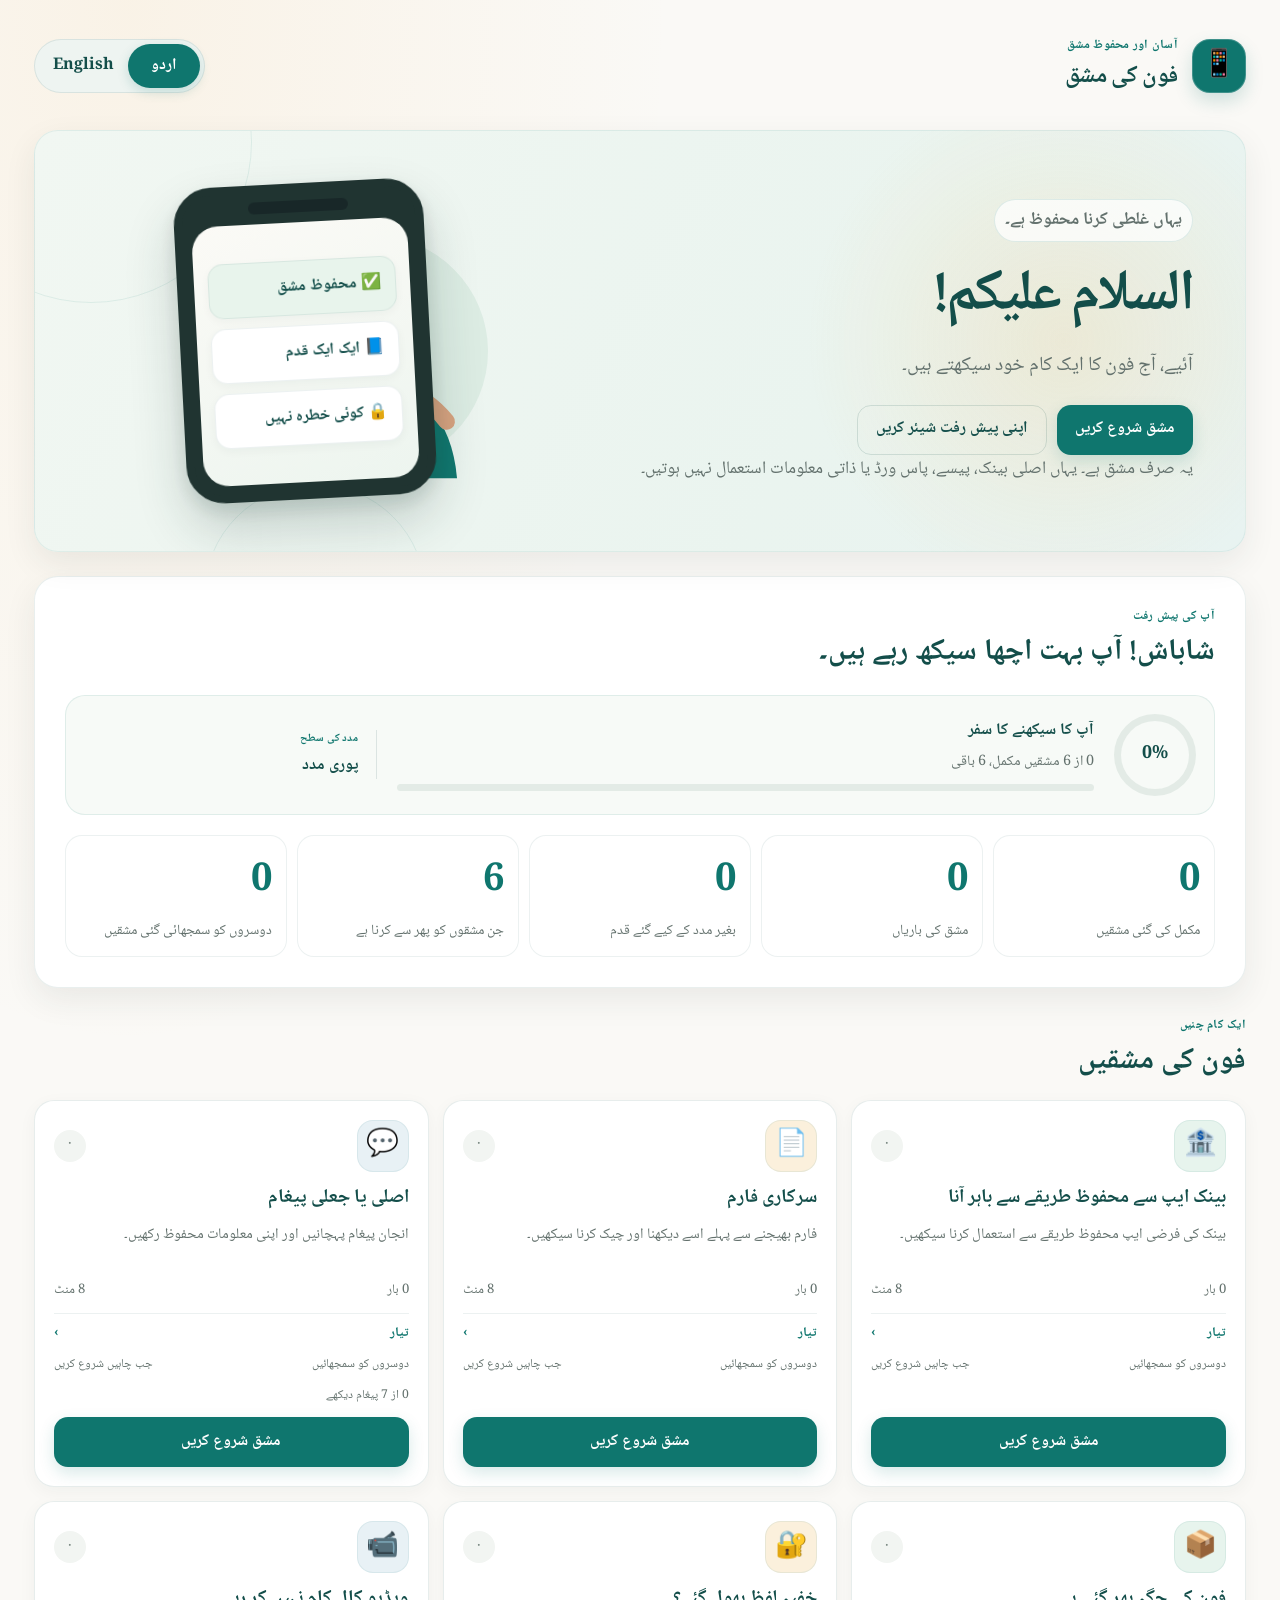
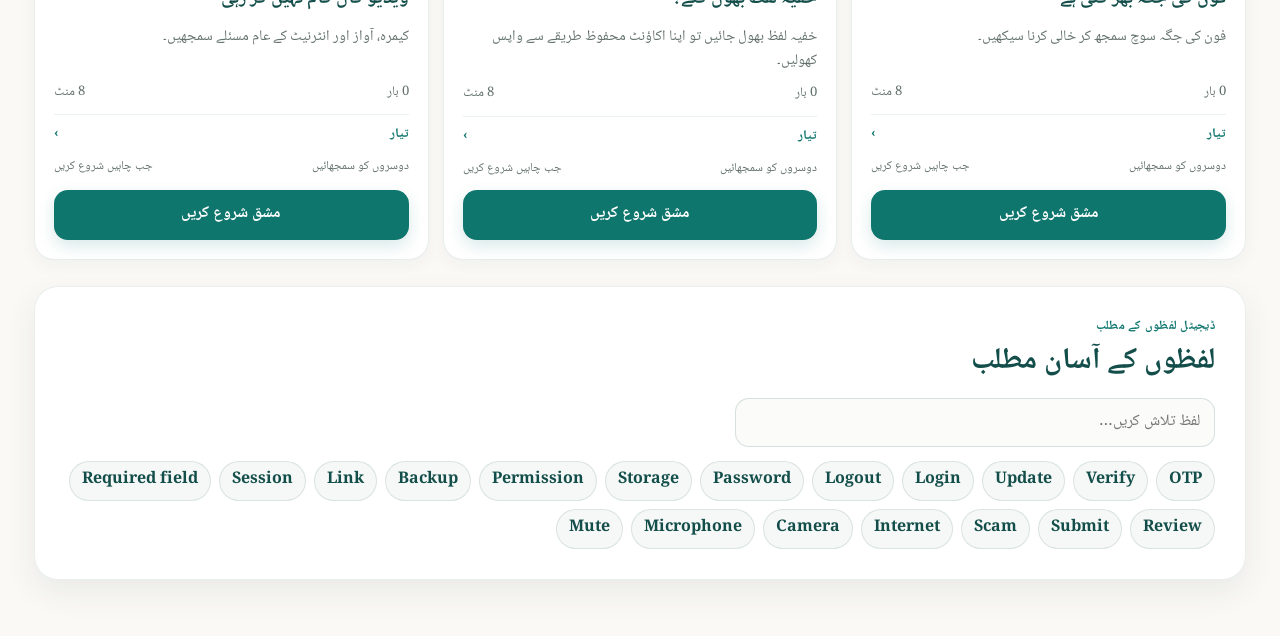
<file: index.html>
<!DOCTYPE html>
<html lang="ur" dir="rtl">
  <head>
    <meta charset="UTF-8" />
    <meta name="viewport" content="width=device-width, initial-scale=1.0" />
    <meta name="description" content="فون پر محفوظ طریقے سے نئی باتیں سیکھیں۔" />
    <title>فون کی مشق</title>
    <link rel="preconnect" href="https://fonts.googleapis.com" />
    <link rel="preconnect" href="https://fonts.gstatic.com" crossorigin />
    <link href="https://fonts.googleapis.com/css2?family=Noto+Naskh+Arabic:wght@400;500;600;700;800&family=Inter:wght@400;500;600;700;800&display=swap" rel="stylesheet" />
    <link rel="stylesheet" href="./css/style.css" />
  </head>
  <body>
    <div class="page-shell">
      <header class="topbar">
        <div class="brand" aria-label="فون کی مشق">
          <span class="brand-mark" aria-hidden="true">📱</span>
          <div>
            <div class="eyebrow" data-i18n="brandTag">Easy and safe practice</div>
            <strong class="brand-name" data-i18n="appName">فون کی مشق</strong>
          </div>
        </div>

        <div class="header-actions">
          <div class="language-toggle" id="language-control" role="group" aria-label="زبان منتخب کریں">
            <button type="button" class="lang-btn is-active" data-lang="ur" aria-pressed="true">اردو</button>
            <button type="button" class="lang-btn" data-lang="en" aria-pressed="false">English</button>
          </div>
        </div>
      </header>

      <main class="app-main">
        <section id="dashboard-view" class="view-panel">
          <section class="hero card">
            <div class="hero-copy">
              <p class="tag" data-i18n="welcomeTag">یہاں غلطی کرنا محفوظ ہے۔</p>
              <h1 data-i18n="welcomeTitle">السلام علیکم!</h1>
              <p data-i18n="welcomeText">آئیے، آج فون کا ایک کام خود سیکھتے ہیں۔</p>
              <div class="hero-actions">
                <button type="button" class="btn btn-primary" id="start-random" data-i18n="startPractice">مشق شروع کریں</button>
                <button type="button" class="btn btn-secondary hidden" id="continue-practice" data-i18n="continuePractice">یہ مشق جاری رکھیں</button>
                <button type="button" class="btn btn-ghost" id="share-progress" data-i18n="shareProgress">اپنی پیش رفت شیئر کریں</button>
              </div>
              <p class="privacy-notice" data-i18n="safeNotice">یہ صرف مشق ہے۔ یہاں اصلی بینک، پیسے، پاس ورڈ یا ذاتی معلومات استعمال نہیں ہوتیں۔</p>
            </div>
            <div class="hero-illustration" aria-hidden="true">
              <svg class="learner-art" viewBox="0 0 300 260" focusable="false">
                <circle cx="158" cy="137" r="112" fill="#dcece3" />
                <path d="M75 260c5-58 35-91 82-91s78 33 83 91" fill="#0f766e" />
                <path d="M120 144h73v28h-73z" fill="#d7a27f" />
                <ellipse cx="157" cy="94" rx="39" ry="47" fill="#ddb08f" />
                <path d="M118 91c0-34 20-54 44-54 27 0 43 20 42 54-9-13-19-20-31-23-15 12-32 18-55 19z" fill="#203431" />
                <path d="M99 201c15-17 31-25 46-25m42 0c18 4 31 14 43 29" fill="none" stroke="#d7a27f" stroke-linecap="round" stroke-width="16" />
                <rect x="176" y="146" width="31" height="52" rx="7" fill="#203431" />
                <rect x="180" y="151" width="23" height="40" rx="4" fill="#f8faf6" />
                <circle cx="191.5" cy="194" r="1.5" fill="#dcece3" />
                <path d="M126 81c-6 28-2 53 15 68" fill="none" stroke="#d7a27f" stroke-linecap="round" stroke-width="8" />
              </svg>
              <div class="phone-frame">
                <div class="phone-notch"></div>
                <div class="phone-screen">
                  <div class="mini-card success" data-i18n="miniSafe">✅ محفوظ مشق</div>
                  <div class="mini-card" data-i18n="miniSteps">📘 ایک ایک قدم</div>
                  <div class="mini-card" data-i18n="miniRisk">🔒 کوئی خطرہ نہیں</div>
                </div>
              </div>
            </div>
          </section>

          <section class="progress-panel card" id="progress-panel" aria-label="آپ کی پیش رفت">
            <div class="section-header">
              <div>
                <p class="eyebrow" data-i18n="progressHeading">آپ کی پیش رفت</p>
                <h2 data-i18n="progressTitle">شاباش! آپ بہت اچھا سیکھ رہے ہیں۔</h2>
              </div>
            </div>
            <div class="progress-insight">
              <div class="progress-ring" id="learning-progress-ring" role="progressbar" aria-valuemin="0" aria-valuemax="100" aria-valuenow="0">
                <span id="learning-progress-percent">0%</span>
              </div>
              <div class="progress-insight-copy">
                <strong data-i18n="learningJourney">آپ کا سیکھنے کا سفر</strong>
                <p id="learning-progress-caption"></p>
                <div class="progress-track" aria-hidden="true">
                  <span id="learning-progress-fill"></span>
                </div>
              </div>
              <div class="progress-guidance">
                <span class="eyebrow" data-i18n="currentGuidance">مدد کی سطح</span>
                <strong id="dashboard-help-level"></strong>
              </div>
            </div>
            <div class="stats-grid">
              <div class="stat-box">
                <span class="stat-value" id="completed-scenarios">0</span>
                <span class="stat-label" data-i18n="completedScenarios">مکمل کی گئی مشقیں</span>
              </div>
              <div class="stat-box">
                <span class="stat-value" id="attempt-count">0</span>
                <span class="stat-label" data-i18n="practiceAttempts">مشق کی باریاں</span>
              </div>
              <div class="stat-box">
                <span class="stat-value" id="independent-steps">0</span>
                <span class="stat-label" data-i18n="independentSteps">بغیر مدد کے کیے گئے قدم</span>
              </div>
              <div class="stat-box">
                <span class="stat-value" id="need-practice">0</span>
                <span class="stat-label" data-i18n="needPractice">جن مشقوں کو پھر سے کرنا ہے</span>
              </div>
              <div class="stat-box">
                <span class="stat-value" id="completed-teach-backs">0</span>
                <span class="stat-label" data-i18n="completedTeachBacks">دوسروں کو سمجھائی گئی مشقیں</span>
              </div>
            </div>
          </section>

          <section class="scenario-section">
            <div class="section-header section-header-inline">
              <div>
                <p class="eyebrow" data-i18n="chooseTask">ایک کام چنیں</p>
                <h2 data-i18n="learnScenarios">فون کی مشقیں</h2>
              </div>
            </div>
            <div id="scenario-grid" class="scenario-grid" aria-live="polite"></div>
          </section>

          <section class="card home-dictionary">
            <div class="section-header">
              <p class="eyebrow" data-i18n="dictionaryTitle">ڈیجیٹل لفظوں کے مطلب</p>
              <h2 data-i18n="dictionaryHomeTitle">لفظوں کے آسان مطلب</h2>
            </div>
            <label class="dictionary-search-wrap">
              <span class="visually-hidden" data-i18n="dictionarySearch">لفظ تلاش کریں</span>
              <input class="dictionary-search" type="search" data-i18n-placeholder="dictionarySearchPlaceholder" placeholder="لفظ تلاش کریں" autocomplete="off" />
            </label>
            <div id="home-dictionary-list" class="dictionary-list"></div>
          </section>
        </section>

        <section id="scenario-view" class="view-panel hidden" aria-live="polite">
          <div class="scenario-toolbar">
            <button type="button" class="btn btn-secondary" id="back-home" data-i18n="backHome">واپس گھر جائیں</button>
            <div id="scenario-header" class="scenario-headline"></div>
          </div>
          <div class="scenario-layout">
            <div id="practice-stage" class="practice-stage"></div>
            <aside class="side-panel">
              <div class="card helper-card">
                <div class="helper-header">
                  <span class="helper-icon" aria-hidden="true">🧭</span>
                  <h3 data-i18n="madadTitle">مدد آہستہ آہستہ کم کریں</h3>
                  <span id="help-level" class="help-level" aria-live="polite"></span>
                </div>
                <p id="helper-copy" class="helper-copy"></p>
                <div class="help-journey" role="list" aria-label="مدد کی سطح">
                  <span class="help-journey-step" role="listitem" data-help-level="3" data-i18n="helpFull">پوری مدد</span>
                  <span class="help-journey-step" role="listitem" data-help-level="2" data-i18n="helpHint">ہلکا اشارہ</span>
                  <span class="help-journey-step" role="listitem" data-help-level="1" data-i18n="helpRecall">یاد کر کے دیکھیں</span>
                  <span class="help-journey-step" role="listitem" data-help-level="0" data-i18n="helpIndependent">بغیر اشارے کے</span>
                </div>
                <div class="helper-actions" id="helper-actions">
                  <button type="button" class="btn btn-primary" id="ask-hint" data-i18n="hintBtn">اشارہ</button>
                  <button type="button" class="btn btn-secondary" id="reveal-answer" data-i18n="answerBtn">جواب دیکھیں</button>
                  <button type="button" class="btn btn-ghost" id="stuck-btn" data-i18n="stuckBtn">مجھے مدد چاہیے</button>
                </div>
              </div>

              <div class="card dictionary-card">
                <div class="helper-header">
                  <span class="helper-icon" aria-hidden="true">📖</span>
                  <h3 data-i18n="dictionaryTitle">ڈیجیٹل لفظوں کے مطلب</h3>
                </div>
                <label class="dictionary-search-wrap">
                  <span class="visually-hidden" data-i18n="dictionarySearch">لفظ تلاش کریں</span>
                  <input class="dictionary-search" type="search" data-i18n-placeholder="dictionarySearchPlaceholder" placeholder="لفظ تلاش کریں" autocomplete="off" />
                </label>
                <div id="dictionary-list" class="dictionary-list"></div>
              </div>
            </aside>
          </div>
        </section>

        <section id="completion-view" class="view-panel completion-view hidden" aria-live="polite">
          <div class="completion-card card">
            <p class="eyebrow" data-i18n="progressHeading">آپ کی پیش رفت</p>
            <h1 id="completion-title"></h1>
            <p id="completion-copy"></p>
            <div class="completion-actions">
              <button type="button" class="btn btn-primary" id="start-teach-back" data-i18n="teachBackStart">اب آپ بتائیں</button>
              <button type="button" class="btn btn-secondary" id="repeat-practice" data-i18n="repeatPractice">یہ مشق دوبارہ کریں</button>
              <button type="button" class="btn btn-secondary" id="repeat-teach-back" data-i18n="teachBackRepeat">دوبارہ سمجھائیں</button>
              <button type="button" class="btn btn-ghost" id="completion-share" data-i18n="shareProgress">اپنی پیش رفت شیئر کریں</button>
              <button type="button" class="btn btn-ghost" id="completion-home" data-i18n="backHome">واپس گھر جائیں</button>
            </div>
          </div>
        </section>
      </main>
    </div>

    <div id="dict-sheet" class="dict-sheet hidden" aria-live="polite" aria-modal="true" role="dialog" aria-labelledby="dict-title">
      <div class="dict-sheet-content card">
        <div class="sheet-header">
          <h3 id="dict-title">OTP</h3>
          <button type="button" class="icon-btn" id="close-dictionary" aria-label="مطلب بند کریں">✕</button>
        </div>
        <div class="language-toggle dictionary-language-toggle" id="dictionary-language-control" role="group" aria-label="زبان منتخب کریں">
          <button type="button" class="lang-btn is-active" data-lang="ur" aria-pressed="true">اردو</button>
          <button type="button" class="lang-btn" data-lang="en" aria-pressed="false">English</button>
        </div>
        <p id="dict-body"></p>
        <button type="button" class="btn btn-primary" id="speak-dictionary" data-i18n="speak">سنیں</button>
      </div>
    </div>

    <div id="consent-modal" class="modal hidden" aria-modal="true" role="dialog" aria-labelledby="modal-title">
      <div class="modal-card card">
        <h3 id="modal-title" data-i18n="shareConsentTitle">پیش رفت شیئر کریں؟</h3>
        <p id="consent-message" data-i18n="shareConsentText">کیا آپ اپنی مختصر پیش رفت واٹس ایپ پر شیئر کرنا چاہتے ہیں؟</p>
        <label for="share-preview" data-i18n="sharePreviewLabel">شیئر کرنے سے پہلے اپنا خلاصہ دیکھیں</label>
        <textarea id="share-preview" class="share-preview" rows="4" dir="auto"></textarea>
        <div class="modal-actions">
          <button type="button" class="btn btn-secondary" id="copy-share" data-i18n="copySummary">خلاصہ نقل کریں</button>
          <button type="button" class="btn btn-primary" id="confirm-share" data-i18n="shareConfirm">ہاں، شیئر کریں</button>
          <button type="button" class="btn btn-secondary" id="cancel-share" data-i18n="shareCancel">ابھی نہیں</button>
        </div>
      </div>
    </div>

    <div id="toast" class="toast hidden" aria-live="polite"></div>

    <script type="module" src="./js/app.js"></script>
  </body>
</html>
</file>
<file: css/style.css>
﻿:root {
  --cream: #faf9f6;
  --card: #ffffff;
  --green-900: #134e4a;
  --green-700: #0f766e;
  --green-500: #2e8b70;
  --lime: #e7f4ed;
  --teal: #e6f4f2;
  --warm: #fbf0dc;
  --text: #202d2b;
  --muted: #63716d;
  --line: rgba(19, 78, 74, 0.14);
  --shadow: 0 12px 32px rgba(32, 55, 51, 0.08);
  --danger: #dc5555;
  --amber: #f4b860;
}

* { box-sizing: border-box; }
html { scroll-behavior: smooth; }
body {
  margin: 0;
  min-height: 100vh;
  background: var(--cream);
  color: var(--text);
  font-family: 'Noto Naskh Arabic', 'Inter', Arial, sans-serif;
}

button, input, textarea, select { font: inherit; }
button { cursor: pointer; }
img { max-width: 100%; }
.page-shell {
  max-width: 1200px;
  margin: 0 auto;
  padding: 20px 16px 40px;
}
.topbar {
  display: flex;
  justify-content: space-between;
  align-items: center;
  gap: 12px;
  margin-bottom: 22px;
}
.brand {
  display: inline-flex;
  align-items: center;
  gap: 12px;
}
.brand-mark {
  display: grid;
  place-items: center;
  width: 52px;
  height: 52px;
  border-radius: 16px;
  background: linear-gradient(135deg, var(--green-700), var(--green-500));
  color: white;
  font-size: 1.7rem;
}
.brand-name {
  display: block;
  font-size: clamp(1.1rem, 2vw, 1.5rem);
  color: var(--green-900);
}
.eyebrow {
  margin: 0;
  color: var(--green-700);
  font-size: 0.82rem;
  font-weight: 700;
  letter-spacing: 0.04em;
  text-transform: uppercase;
}
.header-actions {
  display: flex;
  align-items: center;
  gap: 12px;
  flex-wrap: wrap;
}
.language-toggle {
  display: inline-flex;
  padding: 5px;
  border-radius: 999px;
  background: rgba(83, 169, 140, 0.12);
  border: 1px solid rgba(83, 169, 140, 0.25);
}
.lang-btn {
  border: 0;
  background: transparent;
  color: var(--green-900);
  border-radius: 999px;
  min-height: 48px;
  min-width: 72px;
  font-weight: 700;
  padding: 0 14px;
}
.lang-btn.is-active {
  background: linear-gradient(135deg, var(--green-700), var(--green-500));
  color: white;
  box-shadow: var(--shadow);
}
.btn {
  display: inline-flex;
  align-items: center;
  justify-content: center;
  min-height: 48px;
  border: 0;
  border-radius: 16px;
  padding: 0 18px;
  font-weight: 700;
  transition: transform 0.18s ease, box-shadow 0.18s ease;
}
.btn:hover,
.btn:focus-visible { transform: translateY(-1px); }
.btn-primary {
  background: linear-gradient(135deg, var(--green-700), var(--green-500));
  color: white;
  box-shadow: 0 10px 24px rgba(46, 110, 93, 0.18);
}
.btn-secondary {
  background: rgba(83, 169, 140, 0.12);
  color: var(--green-900);
  border: 1px solid rgba(46, 110, 93, 0.16);
}
.btn-ghost {
  background: white;
  color: var(--green-900);
  border: 1px solid var(--line);
}
.card {
  background: rgba(255,255,255,0.86);
  border: 1px solid rgba(31, 77, 66, 0.08);
  border-radius: 28px;
  box-shadow: var(--shadow);
}
.app-main { display: block; }
.view-panel.hidden,
.modal.hidden,
.dict-sheet.hidden,
.toast.hidden { display: none !important; }
.hidden { display: none !important; }
.hero {
  display: grid;
  grid-template-columns: 1.2fr 0.8fr;
  gap: 16px;
  padding: 28px;
  margin-bottom: 22px;
  background: #eaf5ef;
}
.hero-copy h1 {
  margin: 8px 0 12px;
  font-size: clamp(2.1rem, 4vw, 3.2rem);
  line-height: 1.15;
  color: var(--green-900);
}
.hero-copy p {
  margin: 0;
  color: var(--muted);
  font-size: 1.1rem;
}
.tag {
  display: inline-flex;
  align-items: center;
  gap: 8px;
  background: rgba(255,255,255,0.55);
  border: 1px solid rgba(31,77,66,0.08);
  padding: 9px 14px;
  border-radius: 999px;
  color: var(--green-900);
  font-size: 0.82rem;
  font-weight: 700;
}
.hero-actions {
  display: flex;
  gap: 12px;
  flex-wrap: wrap;
  margin-top: 20px;
}
.privacy-notice {
  margin: 14px 0 0;
  color: var(--green-900);
  font-size: 0.94rem;
  line-height: 1.65;
}
.dictionary-language-toggle {
  width: fit-content;
  margin: 0 auto 12px;
}
.hero-illustration {
  display: flex;
  align-items: center;
  justify-content: center;
}
.phone-frame {
  width: min(280px, 100%);
  border: 10px solid #1d2c2d;
  border-radius: 30px;
  background: #f7f4ee;
  box-shadow: 0 12px 35px rgba(24, 32, 29, 0.18);
  padding: 14px 10px 18px;
}
.phone-notch {
  width: 100px;
  height: 16px;
  background: #182728;
  border-radius: 999px;
  margin: 0 auto 16px;
}
.phone-screen {
  background: linear-gradient(180deg, #fffaf1, #eefafa);
  border-radius: 20px;
  padding: 18px 14px;
  display: grid;
  gap: 10px;
}
.mini-card {
  background: rgba(255,255,255,0.72);
  border: 1px solid rgba(31,77,66,0.08);
  border-radius: 14px;
  padding: 12px 14px;
  color: var(--green-900);
  font-weight: 700;
}
.mini-card.success {
  background: rgba(83,169,140,0.16);
}
.progress-panel {
  padding: 18px 20px 20px;
  margin-bottom: 20px;
}
.section-header {
  margin-bottom: 12px;
}
.section-header-inline {
  display: flex;
  justify-content: space-between;
  align-items: center;
}
.stats-grid {
  display: grid;
  grid-template-columns: repeat(5, minmax(0, 1fr));
  gap: 14px;
}
.stat-box {
  background: linear-gradient(180deg, #ffffff, #f5fbf8);
  border: 1px solid rgba(31,77,66,0.08);
  border-radius: 18px;
  padding: 18px 14px;
  display: flex;
  flex-direction: column;
  gap: 8px;
  min-height: 120px;
}
.stat-value {
  font-size: clamp(1.5rem, 3vw, 2.4rem);
  color: var(--green-900);
  font-weight: 800;
}
.stat-label {
  color: var(--muted);
  font-size: 0.96rem;
  line-height: 1.5;
}
.scenario-section { margin-top: 12px; }
.scenario-grid {
  display: grid;
  grid-template-columns: repeat(3, minmax(0, 1fr));
  gap: 18px;
}
.scenario-card {
  background: rgba(255,255,255,0.86);
  border: 1px solid rgba(31,77,66,0.08);
  border-radius: 24px;
  padding: 18px 18px 16px;
  display: flex;
  flex-direction: column;
  gap: 14px;
  box-shadow: var(--shadow);
  transition: border-color 0.18s ease, box-shadow 0.18s ease, transform 0.18s ease;
}
.scenario-card:hover {
  border-color: rgba(46, 110, 93, 0.28);
  box-shadow: 0 20px 42px rgba(31, 77, 66, 0.16);
  transform: translateY(-2px);
}
.scenario-card-header {
  display: flex;
  justify-content: space-between;
  align-items: center;
}
.scenario-icon {
  display: grid;
  place-items: center;
  width: 56px;
  height: 56px;
  border-radius: 18px;
  background: linear-gradient(135deg, rgba(83,169,140,0.15), rgba(215,243,245,0.8));
  font-size: 2rem;
}
.scenario-status {
  font-size: 1.2rem;
}
.scenario-card h3 {
  margin: 0;
  font-size: 1.35rem;
  color: var(--green-900);
}
.scenario-card p {
  margin: 0;
  color: var(--muted);
  line-height: 1.6;
}
.scenario-meta {
  display: flex;
  justify-content: space-between;
  align-items: center;
  font-size: 0.9rem;
  color: var(--green-900);
}
.scenario-card .btn { margin-top: auto; }
.scenario-toolbar {
  display: flex;
  justify-content: space-between;
  align-items: center;
  gap: 12px;
  margin-bottom: 18px;
  flex-wrap: wrap;
}
.scenario-headline {
  font-size: clamp(1.1rem, 2vw, 1.6rem);
  font-weight: 800;
  color: var(--green-900);
  display: inline-flex;
  align-items: center;
  gap: 10px;
}
.scenario-layout {
  display: grid;
  grid-template-columns: minmax(0, 1.2fr) minmax(280px, 0.8fr);
  gap: 18px;
}
.practice-stage { min-height: 520px; }
.device-shell {
  background: linear-gradient(180deg, #fffdfb, #ecf8f5);
  border: 1px solid rgba(31,77,66,0.09);
  border-radius: 30px;
  padding: 16px;
  box-shadow: var(--shadow);
}
.simulator-app {
  background: linear-gradient(180deg, #edf7f5, #f5f8f6);
  border: 1px solid rgba(31,77,66,0.08);
  border-radius: 22px;
  padding: 12px;
}
.simulator-banner {
  display: flex;
  justify-content: space-between;
  align-items: center;
  gap: 10px;
  padding: 12px 14px;
  background: rgba(255,255,255,0.74);
  border-radius: 14px;
  margin-bottom: 12px;
  color: var(--green-900);
}
.simulator-banner strong { font-size: 1rem; }
.screen-block {
  background: rgba(255,255,255,0.8);
  border: 1px solid rgba(31,77,66,0.08);
  border-radius: 18px;
  padding: 16px;
}
.screen-alert {
  display: inline-flex;
  align-items: center;
  background: rgba(239,173,78,0.14);
  color: #8a5a1f;
  border-radius: 999px;
  padding: 7px 12px;
  font-weight: 700;
  margin-bottom: 12px;
}
.screen-question {
  margin: 0 0 14px;
  font-size: 1.08rem;
  color: var(--text);
  line-height: 1.6;
}
.screen-target-row {
  display: flex;
  justify-content: space-between;
  align-items: center;
  gap: 8px;
  background: rgba(83,169,140,0.08);
  border-radius: 12px;
  padding: 12px 14px;
  margin-bottom: 12px;
}
.tag {
  display: inline-block;
  background: rgba(83,169,140,0.12);
  border-radius: 999px;
  padding: 6px 10px;
  font-size: 0.75rem;
  font-weight: 700;
  color: var(--green-900);
}
.choice-grid {
  display: grid;
  gap: 10px;
}
.choice-btn {
  width: 100%;
  min-height: 52px;
  border-radius: 14px;
  border: 1px solid rgba(31,77,66,0.12);
  background: white;
  color: var(--text);
  font-weight: 700;
  padding: 10px 12px;
  text-align: center;
}
.btn:focus-visible,
.choice-btn:focus-visible,
.dictionary-term:focus-visible,
.sms-fragment:focus-visible,
.no-warning:focus-visible {
  outline: 3px solid #e6a543;
  outline-offset: 3px;
}
.choice-btn:hover,
.sms-fragment:hover,
.dictionary-term:hover {
  border-color: rgba(46, 110, 93, 0.38);
}
.answer-feedback {
  margin-top: 12px;
  min-height: 0;
  border-radius: 14px;
  padding: 0;
  line-height: 1.65;
}

.answer-feedback.is-empty {
  display: none;
}

.answer-feedback.is-incorrect,
.answer-feedback.is-correct {
  padding: 12px 14px;
  background: rgba(249, 231, 203, 0.62);
  border: 1px solid rgba(138, 90, 31, 0.18);
  color: #69451d;
}

.answer-feedback.is-correct {
  background: rgba(223, 245, 235, 0.8);
  border-color: rgba(46, 110, 93, 0.2);
  color: var(--green-900);
}
.side-panel {
  display: flex;
  flex-direction: column;
  gap: 18px;
}
.helper-card,
.dictionary-card {
  padding: 18px;
}
.helper-header {
  display: flex;
  align-items: center;
  gap: 10px;
  margin-bottom: 10px;
}
.helper-header h3 {
  margin: 0;
  font-size: 1.2rem;
  color: var(--green-900);
}
.helper-icon {
  font-size: 1.4rem;
}
.helper-copy {
  margin: 0 0 16px;
  line-height: 1.65;
  color: var(--muted);
}
.helper-actions {
  display: flex;
  flex-wrap: wrap;
  gap: 8px;
}
.dictionary-list {
  display: flex;
  flex-wrap: wrap;
  gap: 8px;
}
.dictionary-term {
  border: 1px solid rgba(31,77,66,0.12);
  background: rgba(83,169,140,0.06);
  color: var(--green-900);
  border-radius: 999px;
  min-height: 42px;
  padding: 0 12px;
  font-weight: 700;
}
.dict-sheet {
  position: fixed;
  inset: 0;
  background: rgba(15, 28, 27, 0.28);
  display: grid;
  place-items: center;
  padding: 18px;
}
.dict-sheet-content {
  width: min(540px, 100%);
  padding: 18px;
}
.sheet-header {
  display: flex;
  justify-content: space-between;
  align-items: center;
  gap: 10px;
  margin-bottom: 12px;
}
.sheet-header h3 {
  margin: 0;
  color: var(--green-900);
}
.icon-btn {
  width: 42px;
  height: 42px;
  min-width: 42px;
  border-radius: 12px;
  border: 1px solid rgba(31,77,66,0.12);
  background: white;
  color: var(--green-900);
}
.dict-sheet-content p {
  margin: 0 0 16px;
  line-height: 1.7;
  color: var(--muted);
}
.modal {
  position: fixed;
  inset: 0;
  display: grid;
  place-items: center;
  background: rgba(17, 22, 22, 0.34);
  padding: 18px;
}
.modal-card {
  width: min(440px, 100%);
  padding: 22px;
}
.modal-card h3 {
  margin: 0 0 12px;
  color: var(--green-900);
}
.modal-card p {
  margin: 0 0 18px;
  color: var(--muted);
  line-height: 1.7;
}
.modal-card label {
  display: block;
  margin-bottom: 8px;
  color: var(--green-900);
  font-weight: 700;
}
.share-preview {
  display: block;
  width: 100%;
  min-height: 104px;
  margin-bottom: 18px;
  padding: 12px;
  border: 1px solid rgba(31,77,66,0.2);
  border-radius: 12px;
  color: var(--text);
  background: #fff;
  line-height: 1.6;
  resize: vertical;
}
.modal-actions {
  display: flex;
  justify-content: flex-end;
  gap: 10px;
  flex-wrap: wrap;
}
.home-dictionary {
  margin-top: 22px;
  padding: 18px 20px;
}
.home-dictionary .section-header {
  margin-bottom: 14px;
}
.home-dictionary h2 {
  margin: 4px 0 0;
  color: var(--green-900);
}
.completion-card {
  width: min(760px, 100%);
  margin: 4vh auto;
  padding: clamp(22px, 5vw, 42px);
  text-align: center;
  background: #eaf5ef;
}
.completion-card h1 {
  margin: 8px 0 12px;
  color: var(--green-900);
  font-size: clamp(1.8rem, 4vw, 2.6rem);
}
.completion-card > p:not(.eyebrow) {
  max-width: 560px;
  margin: 0 auto;
  color: var(--muted);
  font-size: 1.08rem;
  line-height: 1.7;
}
.completion-actions {
  display: flex;
  justify-content: center;
  flex-wrap: wrap;
  gap: 10px;
  margin-top: 24px;
}
.fictional-message {
  margin: 16px 0;
  padding: 16px;
  border: 1px solid rgba(31,77,66,0.12);
  border-radius: 18px;
  background: #fff;
}
.fictional-sender {
  margin: 0 0 12px;
  color: var(--muted);
  font-size: 0.9rem;
  font-weight: 700;
}
.fictional-message-body {
  display: flex;
  flex-wrap: wrap;
  gap: 8px;
  align-items: flex-start;
  line-height: 1.8;
}
.sms-fragment {
  border: 1px solid rgba(31,77,66,0.14);
  border-radius: 12px;
  padding: 7px 10px;
  background: #f7faf8;
  color: var(--text);
  line-height: 1.6;
  text-align: start;
}
.sms-fragment.is-selected,
.no-warning.is-selected {
  border-color: rgba(46,110,93,0.55);
  background: var(--lime);
  color: var(--green-900);
}
.message-instruction {
  margin: 0 0 10px;
  color: var(--muted);
  line-height: 1.6;
}
.no-warning {
  margin-bottom: 8px;
}
.message-next {
  margin-top: 12px;
}
.teach-back-meta {
  color: var(--muted);
  font-size: 0.84rem;
}
.help-level {
  margin-inline-start: auto;
  padding: 5px 9px;
  border-radius: 999px;
  background: rgba(83,169,140,0.12);
  color: var(--green-900);
  font-size: 0.76rem;
  font-weight: 700;
}
.sim-phone {
  width: min(100%, 520px);
  margin: 0 auto;
  overflow: hidden;
  border: 1px solid rgba(31,77,66,0.2);
  border-radius: 26px;
  background: #f3f6f5;
  box-shadow: 0 16px 38px rgba(27,58,51,0.14);
  color: var(--text);
}
.sim-app-header {
  display: flex;
  align-items: center;
  justify-content: space-between;
  gap: 12px;
  padding: 9px 16px;
  background: #fff;
  min-height: 54px;
  border-top: 1px solid rgba(31,77,66,0.06);
  border-bottom: 1px solid rgba(31,77,66,0.08);
}
.sim-phone-back {
  width: 40px;
  height: 40px;
  border: 0;
  border-radius: 50%;
  background: #eff5f2;
  color: var(--green-900);
  font-size: 1.25rem;
}
.sim-app-identity {
  display: flex;
  min-width: 0;
  align-items: center;
  gap: 9px;
  margin-inline-end: auto;
}
.sim-app-identity strong {
  overflow: hidden;
  text-overflow: ellipsis;
  white-space: nowrap;
}
.sim-app-dot {
  display: grid;
  width: 34px;
  height: 34px;
  flex: 0 0 34px;
  place-items: center;
  border-radius: 50%;
  background: var(--lime);
  color: var(--green-900);
  font-weight: 800;
}
.sim-app-menu {
  color: var(--muted);
  font-size: 1.3rem;
  letter-spacing: 1px;
}
.sim-phone-content {
  display: grid;
  gap: 13px;
  padding: 14px;
}
.sim-training-label,
.fictional-pill {
  display: inline-flex;
  align-items: center;
  width: fit-content;
  border-radius: 999px;
  padding: 5px 9px;
  background: #e7f2eb;
  color: var(--green-900);
  font-size: 0.75rem;
  font-weight: 700;
}
.sim-screen-title,
.sms-inbox-heading,
.sms-inbox-meta {
  display: flex;
  align-items: center;
  justify-content: space-between;
  gap: 10px;
}
.sim-screen-title {
  color: var(--green-900);
  font-weight: 800;
}
.sim-step-count,
.sms-inbox-meta,
.sms-message-meta span {
  color: var(--muted);
  font-size: 0.8rem;
}
.sim-app-scene,
.demo-balance-card,
.demo-form,
.demo-storage,
.demo-recovery,
.demo-call,
.sms-message-bubble {
  padding: 14px;
  border: 1px solid rgba(31,77,66,0.1);
  border-radius: 16px;
  background: #fff;
}
.sim-app-scene { display: grid; gap: 12px; }
.demo-overline,
.demo-row-label,
.demo-muted {
  color: var(--muted);
  font-size: 0.82rem;
}
.demo-balance-card { display: grid; gap: 5px; }
.demo-balance { color: var(--green-900); font-size: 1.35rem; }
.demo-menu-list,
.demo-row,
.demo-field,
.storage-category {
  display: grid;
  gap: 8px;
}
.demo-row {
  grid-template-columns: 1fr auto;
  padding: 9px 0;
  border-bottom: 1px solid rgba(31,77,66,0.08);
}
.demo-row-value { text-align: end; }
.demo-section-title { margin: 0; color: var(--green-900); font-size: 1rem; }
.demo-form,
.demo-recovery,
.demo-storage,
.demo-call { display: grid; gap: 12px; }
.demo-sms-card {
  display: grid;
  gap: 8px;
  padding: 13px;
  border: 1px solid rgba(31,77,66,0.12);
  border-radius: 15px;
  background: #fff;
}
.demo-sms-card p { margin: 0; line-height: 1.65; }
.demo-form p,
.demo-muted { margin: 0; line-height: 1.55; }
.demo-field input,
.demo-field select {
  width: 100%;
  min-height: 42px;
  border: 1px solid rgba(31,77,66,0.16);
  border-radius: 10px;
  padding: 8px;
  background: #f9fbfa;
  color: var(--text);
}
.storage-usage-label { font-weight: 700; }
.storage-track {
  height: 9px;
  overflow: hidden;
  border-radius: 999px;
  background: #e5ece8;
}
.storage-track-fill { display: block; height: 100%; border-radius: inherit; background: #57a58a; }
.storage-track.small { height: 6px; }
.demo-fake-input {
  display: grid;
  gap: 5px;
  padding: 11px;
  border: 1px solid rgba(31,77,66,0.12);
  border-radius: 11px;
  background: #f9fbfa;
}
.demo-password-toggle { width: fit-content; }
.demo-avatar {
  display: grid;
  width: 82px;
  height: 82px;
  place-items: center;
  margin: auto;
  border-radius: 50%;
  background: #e4f0e9;
  color: var(--green-900);
  font-size: 2rem;
}
.demo-contact-name { text-align: center; }
.demo-call-controls { display: flex; justify-content: center; gap: 9px; flex-wrap: wrap; }
.demo-call-control {
  padding: 9px 12px;
  border-radius: 999px;
  background: #eff4f1;
  font-size: 0.83rem;
}
.sim-question {
  margin: 0;
  line-height: 1.65;
  font-weight: 700;
}
.sim-action-list { display: grid; gap: 9px; }
.sim-action {
  min-height: 48px;
  border: 1px solid rgba(31,77,66,0.16);
  border-radius: 13px;
  padding: 10px 13px;
  background: #fff;
  color: var(--text);
  font-weight: 700;
  text-align: start;
}
.sim-action:focus-visible,
.sim-phone-back:focus-visible,
.sms-inbox-item:focus-visible,
.sms-sender-warning:focus-visible {
  outline: 3px solid #e6a543;
  outline-offset: 3px;
}
.sim-action:hover { border-color: rgba(46,110,93,0.5); background: #f7fbf8; }
.sim-feedback {
  padding: 12px;
  border-radius: 12px;
  line-height: 1.6;
}
.sim-feedback.is-empty { display: none; }
.sim-feedback.is-correct,
.sms-wallet-complete {
  border: 1px solid #b8dfc9;
  background: #edf8f1;
  color: #245c43;
}
.sim-feedback.is-incorrect {
  border: 1px solid #e8b7b2;
  background: #fff0ef;
  color: #842e29;
}
.sms-inbox-list { display: grid; gap: 9px; }
.sms-inbox-item {
  display: grid;
  gap: 7px;
  width: 100%;
  padding: 13px;
  border: 1px solid rgba(31,77,66,0.13);
  border-radius: 14px;
  background: #fff;
  color: var(--text);
  text-align: start;
}
.sms-inbox-item:hover { border-color: rgba(46,110,93,0.48); }
.sms-inbox-heading { color: var(--green-900); }
.sms-inbox-preview,
.sms-inbox-done { line-height: 1.5; }
.sms-inbox-done { color: #286547; font-size: 0.82rem; font-weight: 700; }
.sms-more-practice { width: 100%; }
.sms-message-meta { display: grid; gap: 4px; }
.wallet-instruction { margin: 0; color: var(--muted); line-height: 1.6; }
.sms-sender-warning,
.sms-sender-label {
  width: fit-content;
  border: 1px solid rgba(31,77,66,0.16);
  border-radius: 10px;
  padding: 9px 11px;
  background: #fff;
  color: var(--text);
  font-weight: 700;
}
.sms-sender-warning.is-selected,
.sms-fragment.is-warning-selected {
  border-color: #b8423c;
  background: #fff0ef;
  color: #842e29;
  box-shadow: 0 0 0 1px rgba(184,66,60,0.16);
}
.sms-message-bubble {
  display: flex;
  flex-wrap: wrap;
  align-items: baseline;
  gap: 7px;
  line-height: 1.8;
}
.sms-fragment {
  display: inline-flex;
  align-items: center;
  gap: 6px;
  min-height: 38px;
  border: 1px solid rgba(31,77,66,0.16);
  border-radius: 10px;
  padding: 6px 9px;
  background: #f8faf9;
  color: var(--text);
  font: inherit;
  text-align: start;
}
.sms-fragment.is-warning-selected {
  border-color: #b8423c;
  background: #fff0ef;
  color: #842e29;
}
.sms-fragment:disabled { cursor: default; opacity: 1; }
.sms-link-fragment { width: fit-content; max-width: 100%; overflow-wrap: anywhere; }
.sms-warning-indicator {
  display: inline-grid;
  width: 20px;
  height: 20px;
  flex: 0 0 20px;
  place-items: center;
  border-radius: 50%;
  background: #b8423c;
  color: #fff;
  line-height: 1;
}
.sms-warning-indicator::before { content: "!"; font-size: 0.8rem; font-weight: 900; }
.sms-count { color: var(--green-900); font-weight: 700; }
.sms-clue-explanation {
  margin: 0;
  padding: 9px 11px;
  border-inline-start: 3px solid #b8423c;
  background: #fff7f6;
  color: #663b38;
  line-height: 1.6;
}
.sms-wallet-complete { padding: 14px; border-radius: 14px; line-height: 1.6; }
.sms-wallet-complete p { margin: 8px 0 0; }
.sms-return-inbox,
.sms-combined-summary,
.sms-finish { width: 100%; }
.sms-safety-list { margin: 0; padding-inline-start: 23px; line-height: 1.8; }
.sms-brand-disclaimer { margin: 0; color: var(--muted); line-height: 1.6; }
.toast {
  position: fixed;
  right: 16px;
  bottom: 16px;
  z-index: 20;
  max-width: min(90vw, 420px);
  background: rgba(28, 45, 43, 0.92);
  color: white;
  border-radius: 12px;
  padding: 12px 14px;
  box-shadow: var(--shadow);
}
@media (max-width: 920px) {
  .hero { grid-template-columns: 1fr; }
  .scenario-layout { grid-template-columns: 1fr; }
  .stats-grid { grid-template-columns: repeat(2, minmax(0, 1fr)); }
  .scenario-grid { grid-template-columns: repeat(2, minmax(0, 1fr)); }
}
@media (max-width: 620px) {
  .page-shell { padding: 14px 12px 32px; }
  .topbar,
  .scenario-toolbar {
    display: flex;
    flex-direction: column;
    align-items: flex-start;
  }
  .stats-grid,
  .scenario-grid { grid-template-columns: 1fr; }
  .hero { padding: 18px; }
  .hero-actions,
  .header-actions,
  .modal-actions {
    width: 100%;
  }
  .hero-actions .btn,
  .header-actions .btn,
  .modal-actions .btn {
    flex: 1 1 100%;
  }
  .completion-actions .btn { flex: 1 1 100%; }
  .language-toggle {
    width: 100%;
    justify-content: center;
  }
  .lang-btn {
    flex: 1;
  }
  .practice-stage { min-height: 0; }
  .device-shell { padding: 8px; border-radius: 22px; }
  .sim-phone { border-radius: 20px; }
  .sim-phone-content { padding: 11px; }
  .sim-step-title { overflow-wrap: anywhere; }
  .sms-inbox-heading { align-items: flex-start; }
  .sms-message-bubble { gap: 6px; }
}

html[lang="ur"] body {
  font-family: 'Noto Naskh Arabic', 'Noto Sans Arabic', sans-serif;
  line-height: 1.65;
}
html[lang="en"] body {
  font-family: 'Inter', Arial, sans-serif;
  line-height: 1.55;
}
html {
  background: var(--cream);
  scroll-padding-top: 20px;
}
body {
  background:
    radial-gradient(ellipse at 10% 0%, rgba(244, 184, 96, 0.1), transparent 34rem),
    var(--cream);
}
.page-shell {
  max-width: 1320px;
  padding: clamp(18px, 3vw, 36px) clamp(14px, 3vw, 34px) 56px;
}
.topbar {
  margin-bottom: clamp(20px, 3vw, 34px);
}
.brand { gap: 14px; }
.brand-mark {
  width: 54px;
  height: 54px;
  border: 1px solid rgba(255,255,255,0.2);
  border-radius: 18px;
  background: var(--green-700);
  box-shadow: 0 8px 18px rgba(15,118,110,0.18);
}
.brand-name { letter-spacing: -0.02em; }
.eyebrow {
  color: var(--green-700);
  font-size: 0.78rem;
  letter-spacing: 0.02em;
}
.card {
  border: 1px solid rgba(19,78,74,0.09);
  border-radius: 24px;
  background: var(--card);
  box-shadow: var(--shadow);
}
.language-toggle {
  padding: 4px;
  border: 1px solid rgba(19,78,74,0.1);
  background: #eef4f1;
}
.lang-btn { min-height: 44px; }
.lang-btn.is-active {
  background: var(--green-700);
  box-shadow: 0 4px 12px rgba(15,118,110,0.19);
}
.btn {
  min-height: 50px;
  border-radius: 14px;
  transition: transform 160ms ease, box-shadow 160ms ease, background-color 160ms ease, border-color 160ms ease;
}
.btn:active,
.sim-action:active,
.dictionary-term:active,
.sms-inbox-item:active { transform: scale(0.985); }
.btn-primary {
  background: var(--green-700);
  box-shadow: 0 6px 16px rgba(15,118,110,0.16);
}
.btn-primary:hover { background: #0c665f; box-shadow: 0 9px 20px rgba(15,118,110,0.22); }
.btn-secondary {
  background: #edf5f1;
  border-color: rgba(15,118,110,0.15);
}
.btn-ghost { background: transparent; }
.hero {
  position: relative;
  isolation: isolate;
  overflow: hidden;
  align-items: center;
  min-height: 350px;
  margin-bottom: 24px;
  padding: clamp(24px, 5vw, 52px);
  border-color: rgba(15,118,110,0.08);
  background:
    radial-gradient(circle at 85% 50%, rgba(244,184,96,0.18), transparent 16rem),
    linear-gradient(118deg, #f1f7f2, #eaf4ef 65%, #e8f3f1);
}
.hero::before,
.hero::after {
  position: absolute;
  z-index: -1;
  border: 1px solid rgba(15,118,110,0.09);
  border-radius: 50%;
  content: "";
  pointer-events: none;
}
.hero::before {
  width: 320px;
  height: 320px;
  inset-inline-end: -105px;
  top: -150px;
}
.hero::after {
  width: 220px;
  height: 220px;
  inset-inline-end: 14%;
  bottom: -155px;
}
.hero-copy { max-width: 700px; }
.hero-copy h1 {
  margin: 16px 0 12px;
  color: var(--green-900);
  font-size: clamp(2.15rem, 5vw, 3.6rem);
  line-height: 1.35;
  letter-spacing: -0.035em;
}
.hero-copy > p:not(.tag):not(.privacy-notice) {
  max-width: 600px;
  font-size: clamp(1.06rem, 1.6vw, 1.25rem);
  line-height: 1.85;
}
.tag {
  border-color: rgba(15,118,110,0.12);
  background: rgba(255,255,255,0.72);
}
.hero-actions { gap: 10px; }
.privacy-notice { max-width: 640px; }
.hero-illustration {
  position: relative;
  isolation: isolate;
  min-height: 280px;
}
.learner-art {
  position: absolute;
  z-index: -1;
  inset-inline-start: 1%;
  bottom: -3px;
  width: min(94%, 310px);
  height: 100%;
}
.phone-frame {
  position: relative;
  width: min(250px, 100%);
  border: 8px solid #203431;
  border-radius: 38px;
  background: #203431;
  box-shadow: 0 26px 52px rgba(24,56,48,0.2), 0 8px 18px rgba(24,56,48,0.12);
  padding: 9px;
  transform: rotate(-3deg);
  animation: phone-float 6s ease-in-out infinite;
}
.phone-notch { height: 12px; margin-bottom: 10px; }
.phone-screen {
  min-height: 260px;
  align-content: center;
  border-radius: 26px;
  background: linear-gradient(160deg, #fbfaf6, #edf5ef);
  padding: 20px 14px;
}
.mini-card {
  min-height: 55px;
  display: flex;
  align-items: center;
  border-color: rgba(19,78,74,0.08);
  border-radius: 15px;
  background: white;
  box-shadow: 0 3px 10px rgba(32,55,51,0.04);
}
.mini-card.success { background: #e8f4ec; }
.progress-panel,
.home-dictionary { padding: clamp(18px, 3vw, 30px); }
.section-header h2,
.home-dictionary h2 {
  margin: 4px 0 0;
  color: var(--green-900);
  font-size: clamp(1.4rem, 2.5vw, 1.85rem);
  line-height: 1.45;
}
.progress-insight {
  display: grid;
  grid-template-columns: auto minmax(0, 1fr) minmax(140px, 0.42fr);
  align-items: center;
  gap: 20px;
  margin: 20px 0;
  padding: 18px;
  border: 1px solid rgba(15,118,110,0.1);
  border-radius: 20px;
  background: #f7faf7;
}
.progress-ring {
  position: relative;
  display: grid;
  width: 82px;
  aspect-ratio: 1;
  place-items: center;
  border-radius: 50%;
  background: conic-gradient(var(--green-700) var(--progress-value, 0%), #e3ebe6 0);
  color: var(--green-900);
  font-size: 1.12rem;
  font-weight: 800;
}
.progress-ring::before {
  position: absolute;
  inset: 7px;
  border-radius: 50%;
  background: #f7faf7;
  content: "";
}
.progress-ring span { position: relative; }
.progress-insight-copy { display: grid; gap: 6px; }
.progress-insight-copy strong,
.progress-guidance strong { color: var(--green-900); }
.progress-insight-copy p {
  margin: 0;
  color: var(--muted);
  font-size: 0.9rem;
}
.progress-track {
  height: 7px;
  overflow: hidden;
  margin-top: 4px;
  border-radius: 999px;
  background: #e3ebe6;
}
.progress-track span {
  display: block;
  width: 0;
  height: 100%;
  border-radius: inherit;
  background: var(--green-700);
  transition: width 500ms cubic-bezier(0.2,0.7,0.2,1);
}
.progress-guidance {
  display: grid;
  gap: 5px;
  padding-inline-start: 18px;
  border-inline-start: 1px solid rgba(19,78,74,0.12);
}
.progress-guidance .eyebrow { font-size: 0.68rem; }
.stats-grid { gap: 10px; }
.stat-box {
  min-height: 106px;
  border-color: rgba(19,78,74,0.08);
  border-radius: 17px;
  background: #fff;
  padding: 14px;
}
.stat-value { color: var(--green-700); }
.stat-label { font-size: 0.88rem; }
.scenario-section { margin-top: 28px; }
.scenario-section .section-header { margin-bottom: 16px; }
.scenario-grid { gap: 14px; }
.scenario-card {
  position: relative;
  gap: 11px;
  min-height: 310px;
  border-color: rgba(19,78,74,0.1);
  border-radius: 20px;
  background: #fff;
  box-shadow: 0 5px 18px rgba(32,55,51,0.045);
  padding: 19px;
  animation: rise-in 380ms both;
}
.scenario-card:nth-child(2) { animation-delay: 35ms; }
.scenario-card:nth-child(3) { animation-delay: 70ms; }
.scenario-card:nth-child(4) { animation-delay: 105ms; }
.scenario-card:nth-child(5) { animation-delay: 140ms; }
.scenario-card:nth-child(6) { animation-delay: 175ms; }
.scenario-card:hover {
  transform: translateY(-3px);
  border-color: rgba(15,118,110,0.3);
  box-shadow: 0 14px 28px rgba(32,55,51,0.09);
}
.scenario-icon {
  width: 52px;
  height: 52px;
  border: 1px solid rgba(15,118,110,0.08);
  border-radius: 16px;
  background: #e7f4ed;
  font-size: 1.65rem;
}
.scenario-card:nth-child(3n + 2) .scenario-icon { background: #fbf0dc; }
.scenario-card:nth-child(3n) .scenario-icon { background: #e8f1f5; }
.scenario-status {
  display: grid;
  width: 32px;
  height: 32px;
  place-items: center;
  border-radius: 50%;
  background: #f2f5f2;
  color: #788780;
  font-size: 0.9rem;
}
.scenario-status.is-complete { background: #e7f4ed; color: var(--green-700); }
.scenario-card h3 {
  font-size: 1.2rem;
  line-height: 1.55;
}
.scenario-card p {
  min-height: 3.1em;
  color: var(--muted);
  font-size: 0.92rem;
}
.scenario-meta {
  gap: 8px;
  color: var(--muted);
  font-size: 0.82rem;
}
.scenario-status-row {
  padding-top: 9px;
  border-top: 1px solid rgba(19,78,74,0.08);
  color: var(--green-700);
  font-weight: 700;
}
.teach-back-meta { font-size: 0.76rem; }
.scenario-card .btn { width: 100%; }
.scenario-card .scenario-start { margin-top: auto; }
.scenario-teach-back { width: 100%; }
.home-dictionary { margin-top: 26px; }
.dictionary-search-wrap {
  display: block;
  width: min(100%, 480px);
  margin: 0 0 14px;
}
.dictionary-search {
  width: 100%;
  min-height: 48px;
  border: 1px solid rgba(19,78,74,0.16);
  border-radius: 14px;
  background: #fbfcfa;
  color: var(--text);
  padding: 10px 14px;
  outline: none;
  transition: border-color 160ms ease, box-shadow 160ms ease, background-color 160ms ease;
}
.dictionary-search:focus {
  border-color: var(--green-700);
  background: #fff;
  box-shadow: 0 0 0 3px rgba(15,118,110,0.12);
}
.dictionary-term {
  min-height: 40px;
  border-color: rgba(19,78,74,0.12);
  background: #f5f8f6;
  transition: transform 150ms ease, border-color 150ms ease, background-color 150ms ease;
}
.dictionary-term:hover { background: #edf5f1; }
.dictionary-empty { margin: 0; color: var(--muted); }
.scenario-toolbar { margin-bottom: 22px; }
.scenario-headline { color: var(--green-900); }
.scenario-layout {
  grid-template-columns: minmax(0, 1fr) minmax(290px, 350px);
  align-items: start;
  gap: 22px;
}
.practice-stage { min-width: 0; min-height: 0; }
.side-panel { position: sticky; top: 18px; }
.helper-card,
.dictionary-card { padding: 20px; }
.helper-card { border-top: 3px solid var(--green-700); }
.helper-header h3 { font-size: 1.08rem; }
.helper-icon {
  display: grid;
  width: 38px;
  height: 38px;
  flex: 0 0 38px;
  place-items: center;
  border-radius: 12px;
  background: #e8f4ed;
}
.help-level {
  border: 1px solid rgba(15,118,110,0.12);
  background: #eff6f2;
  color: var(--green-900);
}
.help-journey {
  display: grid;
  grid-template-columns: repeat(2, minmax(0, 1fr));
  gap: 7px;
  margin: 0 0 15px;
}
.help-journey-step {
  position: relative;
  min-height: 40px;
  display: flex;
  align-items: center;
  border: 1px solid rgba(19,78,74,0.1);
  border-radius: 12px;
  background: #f8faf8;
  color: var(--muted);
  font-size: 0.78rem;
  line-height: 1.4;
  padding: 7px 9px;
  transition: border-color 160ms ease, background-color 160ms ease, color 160ms ease;
}
.help-journey-step.is-current {
  border-color: rgba(15,118,110,0.35);
  background: #eaf4ee;
  color: var(--green-900);
  font-weight: 700;
}
.helper-actions { gap: 7px; }
.helper-actions .btn { min-height: 44px; padding-inline: 12px; }
.device-shell {
  width: 100%;
  border: 0;
  border-radius: 32px;
  background: transparent;
  padding: 0;
  box-shadow: none;
}
.sim-phone {
  width: min(100%, 560px);
  border: 1px solid rgba(19,78,74,0.14);
  border-radius: 30px;
  background: #f2f5f3;
  box-shadow: 0 20px 48px rgba(32,55,51,0.12), 0 3px 10px rgba(32,55,51,0.04);
  animation: phone-enter 280ms ease-out both;
}
.sim-app-header {
  min-height: 62px;
  border-color: rgba(19,78,74,0.07);
  background: #fff;
  padding: 10px 16px;
}
.sim-phone-back {
  transition: background-color 150ms ease, transform 150ms ease;
}
.sim-phone-back:hover { background: #e5f1eb; }
.sim-app-dot { background: #e7f4ed; color: var(--green-700); }
.sim-app-menu { font-weight: 700; }
.sim-phone-content { gap: 15px; padding: 17px; }
.sim-training-label,
.fictional-pill {
  border: 1px solid rgba(46,139,112,0.1);
  background: #eaf4ed;
  color: #276b55;
  font-size: 0.76rem;
}
.sim-screen-title {
  min-height: 34px;
  color: var(--green-900);
  font-size: 1rem;
}
.sim-app-scene,
.demo-balance-card,
.demo-form,
.demo-storage,
.demo-recovery,
.demo-call,
.sms-message-bubble {
  border-color: rgba(19,78,74,0.1);
  border-radius: 18px;
  box-shadow: 0 4px 14px rgba(32,55,51,0.035);
}
.demo-balance-card {
  border: 0;
  background: linear-gradient(135deg, #eff7f0, #e8f3ed);
}
.demo-section-title { color: var(--green-900); }
.sim-question {
  color: var(--text);
  font-size: 1.04rem;
  line-height: 1.75;
}
.sim-action-list { gap: 10px; }
.sim-action {
  min-height: 54px;
  border-color: rgba(19,78,74,0.12);
  border-radius: 15px;
  background: #fff;
  text-align: start;
  line-height: 1.55;
  transition: border-color 150ms ease, background-color 150ms ease, transform 150ms ease, box-shadow 150ms ease;
}
.sim-action:hover {
  border-color: rgba(15,118,110,0.42);
  background: #f7faf8;
  box-shadow: 0 4px 12px rgba(32,55,51,0.05);
}
.sim-feedback {
  border-radius: 14px;
  padding: 13px 15px;
  animation: feedback-in 180ms ease-out both;
}
.sim-feedback.is-correct {
  border-color: rgba(46,139,112,0.2);
  background: #eaf5ee;
  color: #245c43;
}
.sim-feedback.is-incorrect {
  border-color: rgba(220,85,85,0.22);
  background: #fff0ef;
  color: #842e29;
}
.sms-inbox-item {
  border-color: rgba(19,78,74,0.1);
  border-radius: 16px;
  transition: transform 150ms ease, border-color 150ms ease, box-shadow 150ms ease;
}
.sms-inbox-item:hover {
  border-color: rgba(15,118,110,0.3);
  box-shadow: 0 6px 16px rgba(32,55,51,0.06);
}
.sms-message-meta {
  padding: 11px 13px;
  border: 1px solid rgba(19,78,74,0.08);
  border-radius: 13px;
  background: #fff;
}
.wallet-instruction { font-size: 0.93rem; }
.sms-sender-warning,
.sms-sender-label { border-radius: 12px; }
.sms-message-bubble {
  align-items: flex-start;
  background: #f8faf8;
  line-height: 1.9;
  padding: 17px;
}
.sms-fragment {
  border-color: rgba(19,78,74,0.12);
  border-radius: 12px;
  background: #fff;
  transition: transform 160ms ease, border-color 160ms ease, background-color 160ms ease, box-shadow 160ms ease;
}
.sms-fragment:hover { border-color: rgba(15,118,110,0.35); }
.sms-fragment.is-warning-selected,
.sms-sender-warning.is-selected {
  border-color: #dc5555;
  background: #fff0ef;
  color: #842e29;
  box-shadow: 0 0 0 2px rgba(220,85,85,0.08);
  animation: warning-select 220ms ease-out;
}
.fictional-message .sms-fragment.is-selected {
  border-color: #dc5555;
  background: #fff0ef;
  color: #842e29;
  box-shadow: 0 0 0 2px rgba(220,85,85,0.08);
}
.no-warning.is-selected {
  border-color: rgba(46,139,112,0.28);
  background: #eaf5ee;
  color: var(--green-900);
}
.view-panel:not(.hidden) { animation: rise-in 240ms ease-out both; }
.sms-count {
  width: fit-content;
  border: 1px solid rgba(15,118,110,0.11);
  border-radius: 999px;
  background: #edf5f1;
  color: var(--green-900);
  padding: 6px 11px;
  font-size: 0.85rem;
}
.sms-clue-explanation {
  border-radius: 0 12px 12px 0;
  border-inline-start-color: #dc5555;
  background: #fff5f4;
  color: #663b38;
  animation: feedback-in 180ms ease-out both;
}
.sms-wallet-complete {
  border-color: rgba(46,139,112,0.18);
  border-radius: 16px;
  background: #edf7f0;
}
.teach-back-banner {
  border: 1px solid rgba(244,184,96,0.38);
  border-radius: 15px;
  background: #fff6e6;
  color: #6b4d21;
  font-weight: 700;
  line-height: 1.65;
  padding: 12px 14px;
  animation: feedback-in 220ms ease-out both;
}
.completion-card {
  border: 1px solid rgba(15,118,110,0.1);
  border-radius: 28px;
  background: linear-gradient(145deg, #f3f8f2, #e7f2ec);
}
.dict-sheet,
.modal { backdrop-filter: blur(5px); }
.dict-sheet-content,
.modal-card {
  border-radius: 22px;
  box-shadow: 0 22px 60px rgba(24,45,40,0.18);
  animation: modal-enter 180ms ease-out both;
}
.icon-btn { transition: background-color 140ms ease; }
.icon-btn:hover { background: #eff5f1; }
.toast { box-shadow: 0 12px 28px rgba(24,45,40,0.2); }
.visually-hidden {
  position: absolute;
  width: 1px;
  height: 1px;
  overflow: hidden;
  clip: rect(0,0,0,0);
  white-space: nowrap;
  clip-path: inset(50%);
}
:focus-visible {
  outline: 3px solid var(--amber);
  outline-offset: 3px;
}
@keyframes rise-in {
  from { opacity: 0; transform: translateY(9px); }
  to { opacity: 1; transform: translateY(0); }
}
@keyframes phone-enter {
  from { opacity: 0.65; transform: translateY(7px) scale(0.99); }
  to { opacity: 1; transform: translateY(0) scale(1); }
}
@keyframes phone-float {
  0%, 100% { transform: translateY(0) rotate(-3deg); }
  50% { transform: translateY(-7px) rotate(-1deg); }
}
@keyframes feedback-in {
  from { opacity: 0; transform: translateY(4px); }
  to { opacity: 1; transform: translateY(0); }
}
@keyframes warning-select {
  from { transform: scale(0.98); }
  to { transform: scale(1); }
}
@keyframes modal-enter {
  from { opacity: 0; transform: translateY(8px) scale(0.99); }
  to { opacity: 1; transform: translateY(0) scale(1); }
}
@media (max-width: 920px) {
  .scenario-layout { grid-template-columns: minmax(0, 1fr); }
  .side-panel { position: static; }
  .sim-phone { width: min(100%, 620px); }
}
@media (max-width: 680px) {
  .hero { min-height: 0; }
  .hero-illustration { min-height: 240px; }
  .progress-insight {
    grid-template-columns: auto minmax(0, 1fr);
    gap: 14px;
  }
  .progress-guidance {
    grid-column: 1 / -1;
    grid-template-columns: auto 1fr;
    align-items: center;
    padding: 11px 0 0;
    border-inline-start: 0;
    border-top: 1px solid rgba(19,78,74,0.12);
  }
  .stats-grid { grid-template-columns: repeat(2, minmax(0, 1fr)); }
  .stat-box:last-child { grid-column: 1 / -1; }
  .scenario-grid { grid-template-columns: repeat(2, minmax(0, 1fr)); gap: 10px; }
  .scenario-card { min-height: 0; padding: 14px; gap: 9px; }
  .scenario-card h3 { font-size: 1.02rem; }
  .scenario-card p { min-height: 0; font-size: 0.84rem; }
  .scenario-meta { font-size: 0.75rem; }
  .scenario-card .btn { min-height: 44px; padding-inline: 10px; font-size: 0.84rem; }
  .scenario-layout { gap: 14px; }
  .side-panel { gap: 13px; }
  .sim-phone { border-radius: 24px; }
  .sim-phone-content { padding: 13px; }
}
@media (max-width: 390px) {
  .page-shell { padding-inline: 10px; }
  .brand-mark { width: 46px; height: 46px; }
  .brand { gap: 9px; }
  .hero { padding: 20px 16px; }
  .progress-insight { padding: 13px; }
  .progress-ring { width: 70px; }
  .scenario-grid { grid-template-columns: 1fr; }
  .scenario-card p { min-height: 0; }
  .helper-card,
  .dictionary-card { padding: 15px; }
  .sim-app-header { padding-inline: 11px; }
  .sms-message-bubble { padding: 12px; }
}
@media (prefers-reduced-motion: reduce) {
  *,
  *::before,
  *::after {
    scroll-behavior: auto !important;
    animation-duration: 0.01ms !important;
    animation-iteration-count: 1 !important;
    transition-duration: 0.01ms !important;
  }
}
</file>
